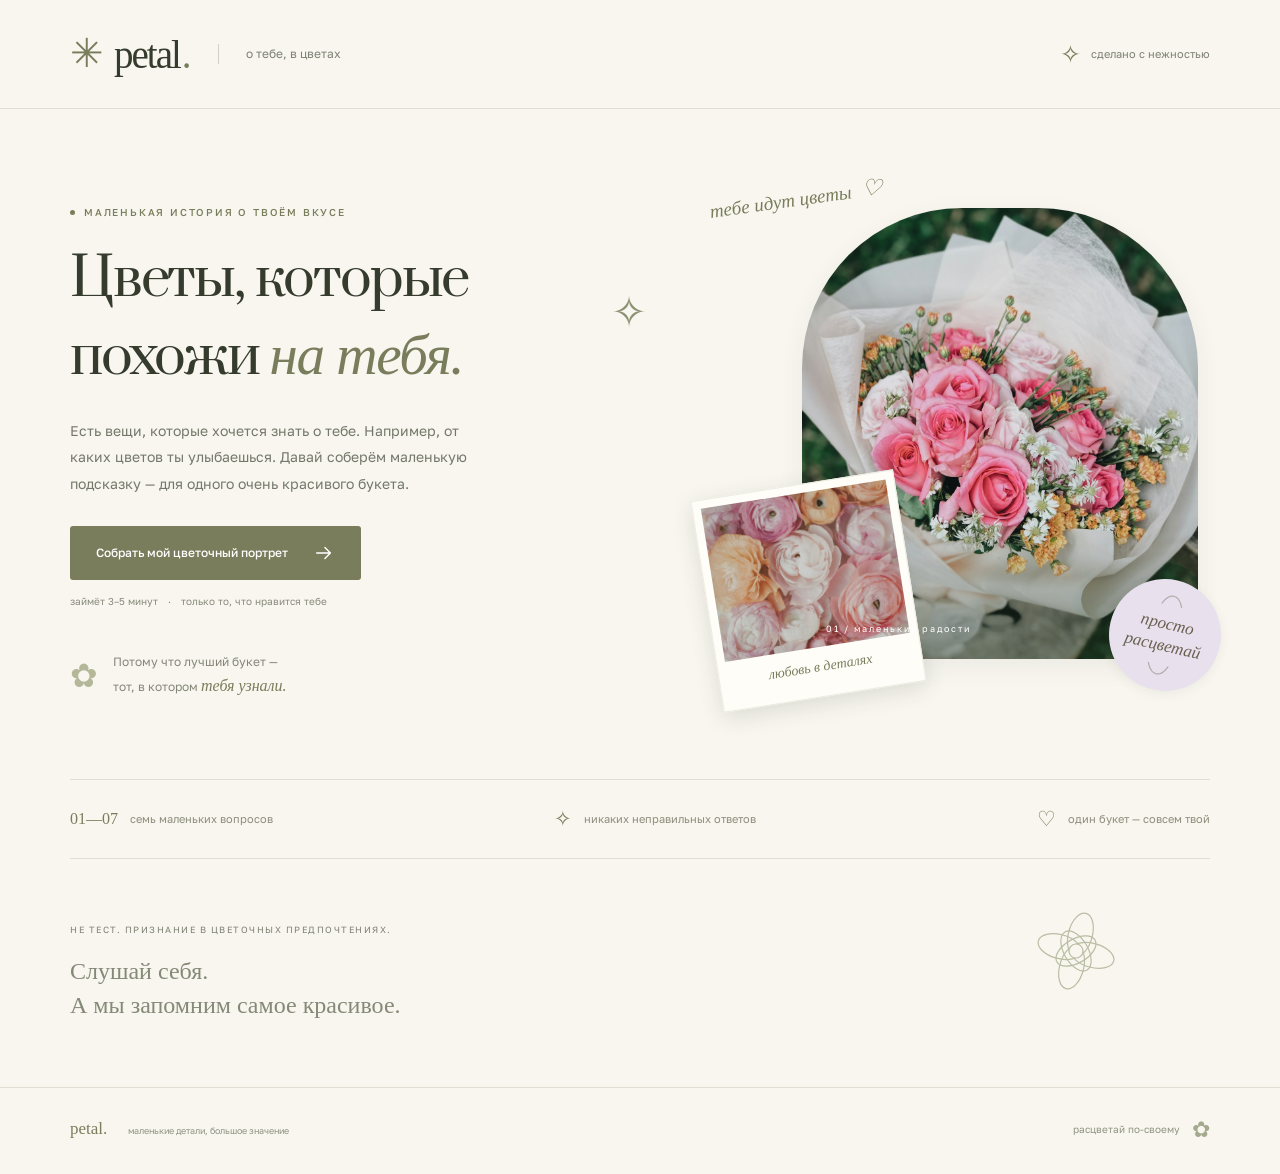
<file: index.html>
<!doctype html>
<html lang="ru">
<head>
  <meta charset="UTF-8">
  <meta name="viewport" content="width=device-width, initial-scale=1">
  <meta name="theme-color" content="#f8f6ef">
  <meta name="description" content="Маленькая история о тебе и цветах, которые делают тебя счастливее.">
  <meta property="og:title" content="Для тебя, в цветах — petal">
  <meta property="og:description" content="Семь маленьких вопросов для одного очень красивого букета.">
  <title>Для тебя, в цветах — petal</title>
  <link rel="icon" type="image/svg+xml" href="assets/favicon.svg">
  <link rel="stylesheet" href="assets/fonts.css">
  <link rel="stylesheet" href="styles.css">
  <script src="config.js" defer></script>
  <script src="mail.js" defer></script>
  <script src="app.js" defer></script>
</head>
<body>
  <a class="skip-link" href="#main">Перейти к содержимому</a>
  <header class="site-header">
    <a class="brand" href="./" aria-label="petal — на главную"><span class="brand-flower" aria-hidden="true">✳</span> petal<span class="brand-dot">.</span></a>
    <span class="header-note">о тебе, в цветах</span>
    <span class="header-right"><span class="little-star" aria-hidden="true">✧</span> сделано с нежностью</span>
  </header>
  <main id="main" tabindex="-1"></main>
  <footer class="site-footer"><span>petal. <span class="footer-light">маленькие детали, большое значение</span></span><span>расцветай по-своему <span aria-hidden="true">✿</span></span></footer>
  <div id="toast" class="toast" role="status" aria-live="polite"></div>
  <noscript><div class="noscript">Чтобы выбирать цветы и сохранить ответы, включи JavaScript в браузере.</div></noscript>
</body>
</html>
</file>
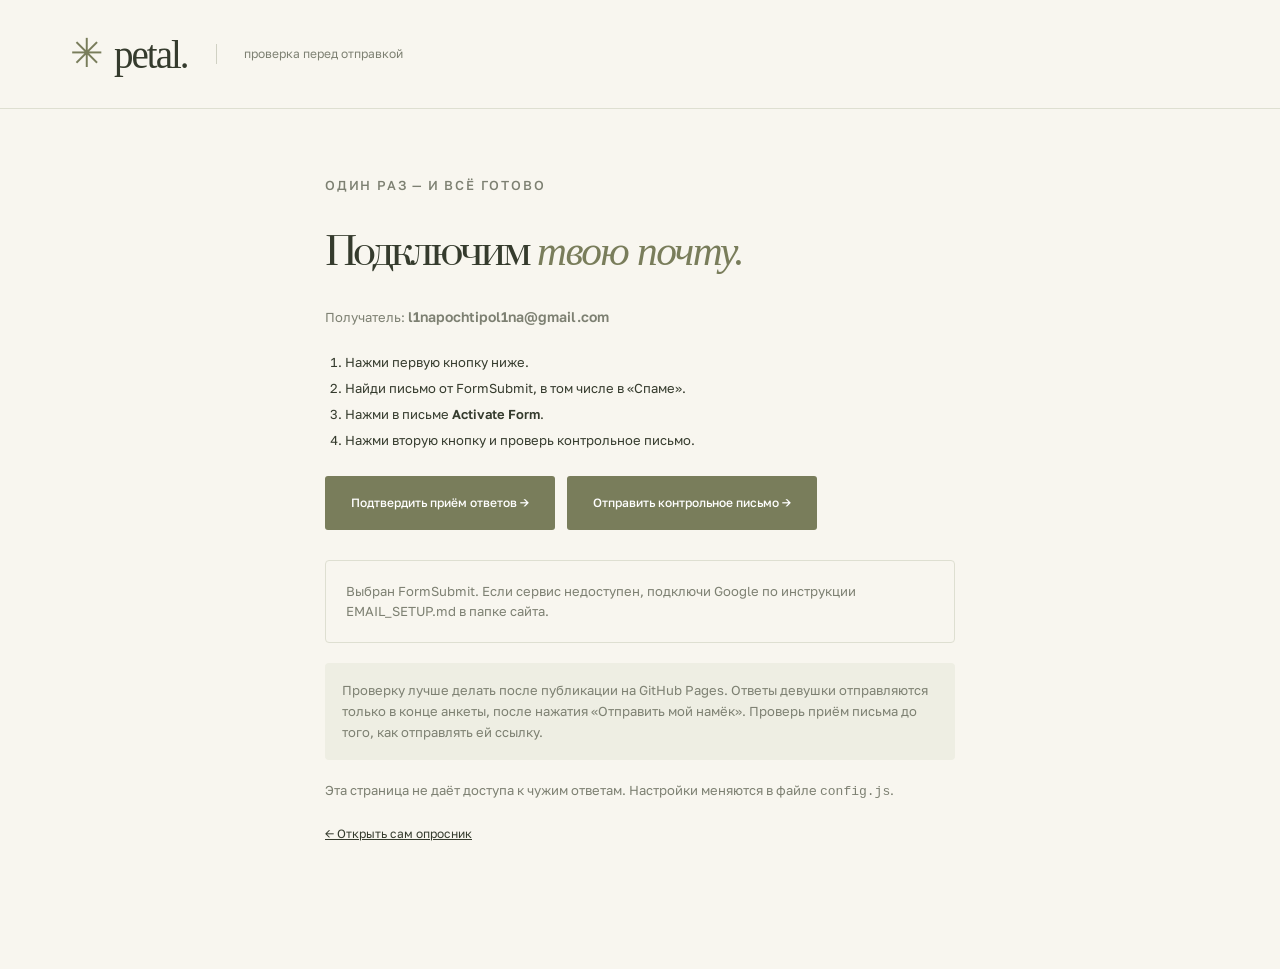
<file: setup.html>
<!doctype html>
<html lang="ru">
<head>
  <meta charset="UTF-8"><meta name="viewport" content="width=device-width,initial-scale=1">
  <meta name="robots" content="noindex,nofollow"><title>Проверка почты — petal</title>
  <link rel="icon" href="assets/favicon.svg" type="image/svg+xml"><link rel="stylesheet" href="assets/fonts.css"><link rel="stylesheet" href="styles.css">
  <script src="config.js" defer></script><script src="mail.js" defer></script><script src="setup.js" defer></script>
  <style>.setup{max-width:680px;margin:65px auto;padding:0 25px 60px}.setup h1{font-size:38px;line-height:1.5}.setup p{margin:20px 0;color:var(--muted);font-size:13px}.setup ol{padding-left:20px;line-height:2;font-size:13px}.setup .button{margin:10px 12px 10px 0}.setup code{overflow-wrap:anywhere}.setup-status{border:1px solid var(--line);padding:20px;border-radius:4px;white-space:pre-wrap}.setup-email{font-size:14px}.setup a{font-size:12px}.warning{background:#eeeee3;padding:17px;border-radius:4px}</style>
</head>
<body>
  <header class="site-header"><a class="brand" href="./"><span class="brand-flower">✳</span> petal.</a><span class="header-note">проверка перед отправкой</span></header>
  <main class="setup"><p class="eyebrow">ОДИН РАЗ — И ВСЁ ГОТОВО</p><h1>Подключим <em>твою почту.</em></h1><p>Получатель: <strong class="setup-email" id="recipient"></strong></p><ol><li>Нажми первую кнопку ниже.</li><li>Найди письмо от FormSubmit, в том числе в «Спаме».</li><li>Нажми в письме <strong>Activate Form</strong>.</li><li>Нажми вторую кнопку и проверь контрольное письмо.</li></ol><button class="button primary" id="activate">Подтвердить приём ответов →</button><button class="button primary" id="test">Отправить контрольное письмо →</button><p id="status" class="setup-status" role="status" aria-live="polite">Здесь появится результат проверки.</p><p class="warning">Проверку лучше делать после публикации на GitHub Pages. Ответы девушки отправляются только в конце анкеты, после нажатия «Отправить мой намёк». Проверь приём письма до того, как отправлять ей ссылку.</p><p>Эта страница не даёт доступа к чужим ответам. Настройки меняются в файле <code>config.js</code>.</p><a href="./">← Открыть сам опросник</a></main>
</body>
</html>
</file>
<file: assets/fonts.css>
@font-face{font-family:'Golos Text';font-style:normal;font-weight:400;font-display:swap;src:url('./golos-400.ttf') format('truetype')}
@font-face{font-family:'Golos Text';font-style:normal;font-weight:500;font-display:swap;src:url('./golos-500.ttf') format('truetype')}
@font-face{font-family:'Golos Text';font-style:normal;font-weight:600;font-display:swap;src:url('./golos-600.ttf') format('truetype')}
@font-face{font-family:'Prata';font-style:normal;font-weight:400;font-display:swap;src:url('./prata.ttf') format('truetype')}
</file>
<file: styles.css>
:root{--cream:#f8f6ef;--paper:#fffdf8;--ink:#353b2d;--olive:#797d5b;--olive-dark:#596041;--muted:#7d8072;--line:#dedfd1;--lilac:#e8e1ed;--rose:#e8c6c2;--serif:'Prata',Georgia,'Times New Roman',serif;--sans:'Golos Text',Arial,sans-serif}
[hidden]{display:none!important}
*{box-sizing:border-box}html{scroll-behavior:smooth}body{margin:0;background:var(--cream);color:var(--ink);font-family:var(--sans);font-size:14px;line-height:1.6;-webkit-font-smoothing:antialiased}button,input,textarea{font:inherit}button,a{-webkit-tap-highlight-color:transparent}button{cursor:pointer}a{color:inherit}button:disabled{cursor:default}button:focus-visible,a:focus-visible,input:focus-visible,textarea:focus-visible{outline:2px solid var(--olive-dark);outline-offset:5px}h1,h2,h3,p{margin:0}h1,h2,h3{font-weight:400}h1,h2{font-family:var(--serif);letter-spacing:-2.2px;line-height:1.35}em{font-family:Georgia,'Times New Roman',serif;font-weight:400;color:var(--olive);letter-spacing:-1.5px}svg{display:block}img{display:block;max-width:100%;object-fit:cover}button{color:inherit}main{min-height:calc(100svh - 180px);outline:0}h2:focus{outline:0}.site-header,.site-footer,main{max-width:1440px;margin-inline:auto}.site-header{height:109px;display:flex;align-items:center;gap:28px;margin-inline:auto;padding-inline:70px;border-bottom:1px solid var(--line)}.brand{text-decoration:none;display:flex;gap:10px;align-items:center;font-family:Georgia,serif;font-size:39px;letter-spacing:-2px;line-height:1}.brand-flower{font-family:Georgia,serif;font-size:40px;color:var(--olive);letter-spacing:0;display:inline-block}.brand-dot{color:var(--olive);margin-left:-8px}.header-note{border-left:1px solid #d0d1c3;padding-left:27px;font-size:12px;color:var(--muted)}.header-right{margin-left:auto;font-size:11px;color:var(--muted);display:flex;align-items:center;gap:10px}.little-star{font-size:25px;color:var(--olive)}.hero{padding:75px 70px 57px;display:grid;grid-template-columns:1.13fr 1fr;gap:45px;align-items:center;min-height:670px}.hero-copy{padding-block:15px}.eyebrow{font-size:10px;font-weight:500;letter-spacing:1.8px;line-height:1.7;color:var(--olive);display:flex;align-items:center;gap:9px}.eyebrow>span:not(.step-count){width:5px;height:5px;border-radius:50%;background:var(--olive)}h1{font-size:clamp(40px,4.1vw,62px);margin:24px 0;position:relative}h1 em{font-size:1.09em;white-space:nowrap}.heading-star{font-size:43px;font-family:Georgia,serif;color:#8c9273;position:absolute;top:39px;right:1%}.hero-description{font-size:14px;line-height:1.9;max-width:400px;color:#74786a}.button{border:0;display:inline-flex;align-items:center;justify-content:center;gap:25px;min-height:54px;padding:16px 26px;font-size:12px;font-weight:500;border-radius:3px;transition:background .2s,transform .2s,box-shadow .2s;text-decoration:none;line-height:1.5}.button svg{width:22px;height:22px}.primary{background:var(--olive);color:white}.primary:hover{background:var(--olive-dark);transform:translateY(-2px);box-shadow:0 6px 15px #5960411a}.primary:active{transform:translateY(0)}.primary:disabled{opacity:.6;transform:none}.start-button{margin-top:29px}.hero-under{font-size:10px;color:#898b7d;margin-top:13px}.hero-under span{padding-inline:7px}.hero-note{display:flex;gap:15px;margin-top:40px;align-items:center}.hero-note p{font-size:12px;color:#858779;line-height:1.7}.hero-note em{font-size:16px;letter-spacing:0}.tiny-flower{font-size:33px;color:#b4b798}.hero-art{position:relative;margin:0 12px 0 25px;height:490px}.hero-photo{width:83%;height:92%;position:absolute;top:0;right:0;overflow:hidden;border-radius:160px 160px 3px 3px;box-shadow:0 8px 26px #313b2910}.hero-photo img{height:100%;width:100%;object-position:center 52%}.hero-photo:after{content:'';position:absolute;inset:0;background:linear-gradient(transparent 70%,#1e331970)}.photo-index{position:absolute;bottom:22px;left:24px;color:white;font-size:9px;letter-spacing:2px;z-index:1}.mini-photo{position:absolute;bottom:0;left:-15px;width:43%;padding:8px 8px 18px;background:var(--paper);transform:rotate(-9deg);box-shadow:0 6px 22px #313b2924;border:1px solid #edece2}.mini-photo img{height:155px;width:100%;object-position:55% 48%}.mini-photo span{font-family:Georgia,serif;font-size:14px;font-style:italic;color:var(--olive);display:block;text-align:center;padding-top:9px}.round-stamp{height:112px;width:112px;position:absolute;right:-23px;bottom:7px;border-radius:50%;background:var(--lilac);color:#696050;display:grid;place-items:center;transform:rotate(13deg);box-shadow:0 3px 12px #313b2910}.round-stamp svg{position:absolute;inset:5px;width:102px;height:102px;opacity:.42}.round-stamp span{font-family:Georgia,serif;font-size:17px;text-align:center;font-style:italic;line-height:1.3;background:var(--lilac);position:relative;padding:8px 3px}.hand-note{position:absolute;top:-27px;left:-12px;font-family:Georgia,serif;font-size:19px;font-style:italic;color:var(--olive);transform:rotate(-8deg)}.hand-note span{display:inline-block;margin-left:5px;transform:rotate(10deg);font-size:23px}.intro-ribbon{margin:0 70px;border-block:1px solid var(--line);padding:22px 0;display:flex;align-items:center;justify-content:space-between;gap:20px;color:#8c8c7c;font-size:11px}.intro-ribbon span{display:flex;gap:12px;align-items:center}.intro-ribbon b{font-weight:400;font-family:Georgia,serif;font-size:16px;color:var(--olive)}.intro-ribbon span span{font-size:21px;color:var(--olive)}.bottom-note{position:relative;padding:58px 70px 65px;overflow:hidden}.bottom-note>span{font-size:9px;letter-spacing:1.5px;color:var(--muted)}.bottom-note p{font-family:Georgia,serif;font-size:24px;line-height:1.4;margin-top:16px;color:#858977}.bottom-note>svg{position:absolute;right:12%;width:100px;top:42px;transform:rotate(15deg);color:#babda3}.site-footer{padding:23px 70px 28px;border-top:1px solid var(--line);display:flex;align-items:center;justify-content:space-between;color:var(--olive);font-size:10px;gap:15px}.site-footer>span:first-child{font-family:Georgia,serif;font-size:17px}.footer-light{font:9px var(--sans);color:#919484;padding-left:16px}.site-footer>span:last-child{display:flex;align-items:center;gap:12px;color:#919484}.site-footer>span:last-child span{font-size:22px;color:#a4aa8d}.quiz-shell{padding:34px 70px 55px}.progress-nav{display:flex;align-items:flex-start;justify-content:space-between;gap:15px;padding:0 0 27px;border-bottom:1px solid var(--line)}.progress-item{display:flex;align-items:center;gap:8px;border:0;background:transparent;padding:5px 0;color:#686e59;font-size:10px}.progress-item>span:first-child{width:27px;height:27px;border:1px solid #d4d6c8;border-radius:50%;display:grid;place-items:center;font-size:10px;font-family:Georgia,serif;flex-shrink:0}.progress-item svg{width:16px}.progress-item:disabled{color:#7d8071;opacity:.65}.progress-item.active{color:var(--olive-dark)}.progress-item.active>span:first-child{background:var(--olive);color:white;border-color:var(--olive)}.progress-item.complete>span:first-child{background:#e7eadc;border-color:#e7eadc}.mobile-progress{display:none}.question-heading{display:flex;align-items:center;justify-content:space-between;margin-top:40px;gap:15px}.question-heading h2,.review-top h2{font-size:39px;margin-top:13px}.question-heading h2 em,.review-top h2 em{font-size:1.12em}.step-count{color:#929780;padding-left:8px}.question-subtitle{color:var(--muted);font-size:12px;margin-top:13px;line-height:1.8}.question-flower{width:70px;flex-shrink:0;margin-right:15px;color:#a8ad8b;transform:rotate(10deg)}.selection-help{font-size:10px;color:var(--olive);margin:24px 0 17px;display:flex;align-items:center;gap:8px}.selection-help>span{font-size:20px}.choices{display:grid;gap:18px}.photo-grid{grid-template-columns:repeat(4,minmax(0,1fr))}.choice{position:relative;text-align:left;border:1px solid transparent;background:transparent;padding:0;transition:border-color .2s,background .2s,transform .2s;min-width:0}.photo-choice{border-radius:4px;overflow:hidden;padding:5px 5px 12px;border:1px solid transparent}.photo-choice img{width:100%;height:250px;border-radius:2px;transition:filter .25s,transform .4s}.photo-choice:hover{background:#eeeede}.photo-choice:hover img{filter:brightness(1.025)}.choice-copy{display:flex;flex-direction:column;padding:12px 8px 0;gap:4px}.choice-title{font-size:12px;line-height:1.6;font-weight:500}.choice-description{font-size:9px;color:#828576;line-height:1.6}.selection-mark{position:absolute;top:17px;right:17px;border:1px solid #fff9;border-radius:50%;width:27px;height:27px;display:grid;place-items:center;background:#f8f6efe8;color:var(--olive-dark);transition:background .2s,color .2s}.selection-mark svg{width:16px;opacity:0;transition:opacity .2s}.selected .selection-mark{background:var(--olive);border-color:var(--olive);color:white}.selected .selection-mark svg{opacity:1}.photo-choice.selected{background:#e8ebdc;border-color:#8c9271}.any-choice{margin-top:22px;display:flex;justify-content:center}.chip-choice{display:inline-flex;align-items:center;gap:8px;border:1px solid #d9ddcb;border-radius:30px;padding:10px 17px;background:transparent;min-height:40px}.chip-choice .choice-copy{display:block;padding:0}.chip-choice .choice-title{font-size:10px;font-weight:400}.chip-choice .selection-mark{position:static;top:auto;right:auto;order:-1;width:17px;height:17px;background:transparent;border:1px solid #c5cbb3;flex-shrink:0}.chip-choice .selection-mark svg{width:12px}.chip-choice:hover{background:#eceee3}.chip-choice.selected{background:#e6eadb;border-color:#9ba783}.chip-choice.selected .selection-mark{background:var(--olive);color:white;border-color:var(--olive)}.text-field{margin-top:26px}.text-field label{display:block;font-size:12px;margin-bottom:10px}.text-field label span{font-size:10px;font-weight:400;color:var(--muted);padding-left:7px}.text-field input,.text-field textarea{width:100%;border:1px solid #d8dbc9;border-radius:4px;background:#fffef76b;color:var(--ink);padding:15px 16px;font-size:12px;line-height:1.8;transition:border-color .2s;resize:vertical}.text-field input:hover,.text-field textarea:hover{border-color:#9fa88a}.text-field input:focus,.text-field textarea:focus{border-color:var(--olive);background:#fffefb}.text-field input::placeholder,.text-field textarea::placeholder{color:#9a9f8f;font-size:11px}.question-content>.text-field{max-width:650px;margin:30px auto 0}.quiz-navigation{border-top:1px solid var(--line);margin-top:35px;padding-top:24px;display:flex;justify-content:space-between;align-items:center;gap:15px}.quiz-navigation>div{display:flex;align-items:center;gap:25px}.text-button{background:transparent;border:0;padding:8px 0;color:var(--olive);font-size:11px;display:inline-flex;align-items:center;gap:10px;text-underline-offset:5px}.text-button:hover{text-decoration:underline}.text-button svg{width:19px;height:19px}.back svg{transform:rotate(180deg)}.draft-status{font-size:9px;color:#959b86}.palette-grid{grid-template-columns:repeat(3,minmax(0,1fr));gap:18px}.palette-choice{border:1px solid #dddfd1;border-radius:4px;padding:22px;background:#fdfcf6;min-height:170px}.palette-choice:hover{background:#f0f0e5}.palette-colors{display:flex;gap:0;margin-bottom:16px;padding-right:10px}.palette-colors i{width:55px;height:55px;display:block;border-radius:50%;border:3px solid var(--paper);margin-right:-11px;box-shadow:0 0 0 1px #393e2d0b}.palette-choice .choice-copy{padding:0}.palette-choice .choice-description{font-size:10px}.palette-choice .selection-mark{top:20px;right:20px;border-color:#d7dccb;background:var(--paper);width:22px;height:22px}.palette-choice.selected{border-color:var(--olive);background:#e9edde}.palette-choice.selected .selection-mark{background:var(--olive)}.subheading{font-size:11px;color:var(--olive);letter-spacing:1px;margin:22px 0 16px;display:flex;gap:12px}.subheading>span{color:var(--ink);letter-spacing:0;font-size:14px}.size-grid{grid-template-columns:repeat(3,1fr)}.size-choice{border:1px solid #d9ddce;border-radius:4px;background:#fdfcf6;text-align:center;padding:12px 16px 21px}.bouquet-icon{height:85px;margin:0 auto 7px;color:var(--olive)}.size-choice .selection-mark{border-color:#d9ddcb;top:12px;right:12px;width:21px;height:21px}.size-choice .choice-copy{padding:0;align-items:center}.size-choice.selected,.format-choice.selected{background:#e8ecdc;border-color:var(--olive)}.size-choice:hover,.format-choice:hover{border-color:#8c9271}.format-grid{grid-template-columns:repeat(4,1fr)}.format-choice{border:1px solid #d9ddce;border-radius:4px;background:#fdfcf6;padding:18px 12px;text-align:center}.format-choice .selection-mark{top:10px;right:10px;width:19px;height:19px;border-color:#d9ddcb}.format-choice .choice-copy{padding:4px 0 0}.format-symbol{font-family:Georgia,serif;font-size:44px;line-height:1.3;color:var(--olive)}.soft-panel{background:#eeeee3;border:1px solid #e5e6d9;padding:27px;border-radius:5px}.chip-grid{display:flex;gap:12px;flex-wrap:wrap}.soft-panel .chip-choice{background:#faf9f2}.soft-panel .chip-choice.selected{background:#dce3cc}.soft-panel .text-field{margin-top:25px}.soft-panel+.subheading{margin-top:30px}.last-step{display:grid;grid-template-columns:1.3fr 1fr;gap:70px}.letter-fields .text-field:first-child{margin-top:0}.letter-aside{background:#eeeee2;border:1px solid #e3e4d6;border-radius:100px 100px 4px 4px;min-height:370px;display:flex;flex-direction:column;align-items:center;justify-content:center;padding:35px;text-align:center}.letter-aside svg{width:90px;color:#a7af89;margin-bottom:24px}.letter-aside p{font-family:var(--serif);font-size:22px;line-height:1.6}.letter-aside p em{font-size:26px}.letter-aside>span{font-size:10px;color:var(--muted);margin-top:20px}.field-note{font-size:9px;color:var(--muted);margin-top:8px}.review-shell{padding:52px 100px 60px}.review-top{text-align:center;margin-bottom:36px}.review-top .eyebrow{justify-content:center}.review-top h2{font-size:44px}.portrait{display:grid;grid-template-columns:.8fr 1.2fr;border:1px solid #dce0ce;border-radius:5px;overflow:hidden;background:var(--paper)}.portrait-image{position:relative;min-height:580px}.portrait-image img{position:absolute;width:100%;height:100%}.portrait-image:after{content:'';position:absolute;inset:0;background:linear-gradient(transparent 50%,#1f3025c9)}.portrait-caption{position:absolute;bottom:35px;left:30px;color:white;z-index:1;font-family:Georgia,serif;font-size:33px;font-style:italic;max-width:calc(100% - 50px);overflow-wrap:anywhere}.portrait-caption small{font-family:var(--sans);font-size:9px;font-style:normal;display:block;letter-spacing:1px;margin-top:8px}.portrait-details{padding:35px 35px 25px}.portrait-details dl{margin:20px 0 0}.portrait-details dl>div{padding:9px 0 10px;border-bottom:1px solid #ececdf}.portrait-details dl>div:last-child{border-bottom:0}.portrait-details dt{font-size:9px;color:#999e8a;margin-bottom:3px}.portrait-details dd{font-size:11px;line-height:1.8;margin:0;color:#555d48;white-space:pre-wrap;overflow-wrap:anywhere}.send-panel{display:flex;align-items:center;justify-content:space-between;gap:22px;background:#e9ecdf;padding:27px 30px;margin-top:25px;border-radius:5px;flex-wrap:wrap}.send-panel h3{font-family:Georgia,serif;font-size:23px}.send-panel h3 em{letter-spacing:0}.send-panel p{font-size:10px;color:#828976;line-height:1.9;margin-top:8px}.send-actions{display:flex;align-items:center;flex-direction:column;gap:9px}.send-actions>span{font-size:8px;color:#8b927e}.send-panel .send-error{flex-basis:100%;font-size:12px;color:#8c473d;background:#f8e9e1;padding:16px;border-radius:3px;line-height:1.8;margin:0}.review-bottom{display:flex;justify-content:space-between;align-items:center;margin-top:20px;gap:20px}.review-bottom>div{display:flex;gap:25px}.success-shell{text-align:center;min-height:700px;display:flex;flex-direction:column;align-items:center;justify-content:center;padding:70px 25px}.success-flower{width:125px;position:relative;color:#a3ac83;margin-bottom:25px}.success-flower>span{position:absolute;right:0;bottom:0;width:33px;height:33px;background:var(--olive);color:white;border-radius:50%;border:4px solid var(--cream);display:grid;place-items:center}.success-flower>span svg{width:18px}.success-shell h2{font-size:55px;margin-top:22px}.success-copy{font-size:14px;color:var(--muted);line-height:1.9;margin-top:20px}.success-hand{font-family:Georgia,serif;font-size:19px;font-style:italic;margin-top:30px;color:var(--olive)}.success-buttons{display:flex;align-items:center;gap:25px;margin-top:35px}.toast{position:fixed;bottom:25px;left:50%;transform:translate(-50%,20px);background:var(--ink);color:var(--cream);padding:13px 23px;border-radius:5px;font-size:12px;opacity:0;pointer-events:none;transition:opacity .2s,transform .2s;z-index:10;max-width:calc(100vw - 30px);text-align:center}.toast.visible{opacity:1;transform:translate(-50%,0)}.skip-link{position:fixed;top:8px;left:8px;z-index:20;transform:translateY(-160%);background:var(--olive-dark);color:white;padding:8px 16px}.skip-link:focus{transform:translateY(0)}.noscript{padding:30px;text-align:center}
@media(min-width:1500px){.site-header{margin-top:15px}.hero{gap:80px}.hero-art{height:540px}.mini-photo img{height:175px}h1{font-size:63px}.hero-description{font-size:15px}.hero{padding-top:85px;padding-bottom:75px}.heading-star{right:0}.photo-choice img{height:285px}}
@media(max-width:1100px){.site-header{padding-inline:40px}.hero{padding-inline:40px;gap:20px;padding-top:60px;min-height:600px}.hero-art{height:420px;margin-left:15px}.hero-photo{width:87%}h1{font-size:43px}.heading-star{font-size:30px;top:29px;right:0}.hero-description{font-size:12px;max-width:340px}.hero .button{font-size:11px;gap:16px;padding-inline:20px}.hero-note{margin-top:30px}.hero-note p{font-size:11px}.mini-photo{left:-10px}.mini-photo img{height:130px}.round-stamp{right:-15px;width:95px;height:95px}.round-stamp svg{width:85px;height:85px}.round-stamp span{font-size:15px}.intro-ribbon{margin-inline:40px;font-size:9px}.bottom-note{padding-inline:40px}.site-footer{padding-inline:40px}.quiz-shell{padding-inline:40px}.progress-item{font-size:9px;gap:5px}.progress-item>span:first-child{width:23px;height:23px}.question-heading h2{font-size:33px}.photo-choice img{height:210px}.choices{gap:12px}.choice-copy{padding:10px 5px 0}.choice-title{font-size:11px}.choice-description{font-size:9px}.draft-status{max-width:140px;text-align:center}.review-shell{padding-inline:55px}.last-step{gap:35px}.palette-choice{padding:18px}.palette-choice .selection-mark{right:13px;top:14px}.palette-colors i{width:48px;height:48px}.send-panel{padding:24px}.send-panel h3{font-size:21px}.send-panel p{font-size:9px}}
@media(max-width:760px){.site-header{height:82px;padding-inline:24px;gap:18px}.brand{font-size:33px;gap:8px}.brand-flower{font-size:33px}.header-note{padding-left:18px;font-size:10px}.header-right{font-size:0}.little-star{font-size:23px}.hero{padding:39px 24px 38px;grid-template-columns:1fr;gap:45px}.hero-copy{padding:0}.eyebrow{font-size:9px;letter-spacing:1.4px}h1{font-size:47px;line-height:1.3;margin-top:20px;margin-bottom:20px;max-width:490px}.heading-star{right:9%;top:33px}.hero-description{font-size:13px;max-width:400px;line-height:1.9}.hero .button{font-size:12px;padding-inline:22px}.hero-under{font-size:9px}.hero-note{display:none}.hero-art{height:430px;margin:0 26px 0 18px;max-width:430px;width:calc(100% - 44px);justify-self:center}.hero-photo{width:85%;height:95%}.mini-photo{width:43%;bottom:-8px;left:-15px;padding-bottom:13px}.mini-photo img{height:135px}.hand-note{font-size:17px;top:-25px;left:-5px}.round-stamp{bottom:1px;right:-26px}.photo-index{font-size:8px;bottom:20px}.intro-ribbon{margin-inline:24px;padding-block:17px;gap:10px;flex-wrap:wrap;justify-content:flex-start;font-size:9px}.intro-ribbon>span{gap:8px}.intro-ribbon>span:nth-child(2){margin-left:auto}.intro-ribbon>span:last-child{display:none}.bottom-note{padding:36px 24px 40px}.bottom-note>span{font-size:8px;letter-spacing:1px;display:block;max-width:75%}.bottom-note p{font-size:22px}.bottom-note>svg{width:70px;right:25px;top:50px}.site-footer{padding:20px 24px;align-items:flex-start}.footer-light{display:block;padding-left:0;font-size:8px;margin-top:4px;max-width:160px;line-height:1.8}.site-footer>span:last-child{font-size:8px;gap:6px}.quiz-shell{padding:23px 24px 35px}.progress-nav{display:none}.mobile-progress{display:flex;flex-wrap:wrap;justify-content:space-between;gap:10px;font-size:9px;letter-spacing:1px;color:var(--olive)}.mobile-progress>div{flex-basis:100%;height:3px;background:#e4e7d9;border-radius:3px;overflow:hidden;margin-top:4px}.mobile-progress i{display:block;background:var(--olive);height:100%;transition:width .3s}.question-heading{margin-top:29px}.question-heading h2,.review-top h2{font-size:31px;letter-spacing:-1.4px;line-height:1.5;margin-top:10px}.question-heading h2 em{display:inline;font-size:1.12em;letter-spacing:-1px}.question-flower{display:none}.question-subtitle{font-size:12px;margin-top:10px}.selection-help{font-size:10px;line-height:1.8;margin:20px 0 15px;align-items:flex-start}.selection-help>span{line-height:1}.photo-grid{grid-template-columns:repeat(2,minmax(0,1fr));gap:14px 8px}.photo-choice{padding:4px 4px 10px}.photo-choice img{height:215px}.choice-copy{padding:9px 4px 0;gap:3px}.choice-title{font-size:11px}.choice-description{font-size:9px}.selection-mark{width:23px;height:23px;right:12px;top:12px}.selection-mark svg{width:15px}.any-choice{margin-top:22px}.chip-choice{padding:10px 13px;min-height:41px}.chip-choice .choice-title{font-size:10px}.quiz-navigation{margin-top:27px;padding-top:20px;gap:10px;flex-wrap:wrap}.quiz-navigation .draft-status{order:3;max-width:100%;width:100%;font-size:8px;margin-top:7px}.quiz-navigation>div{gap:17px}.quiz-navigation .button{font-size:11px;gap:13px;min-height:49px;padding:13px 18px}.text-button{font-size:10px}.palette-grid{grid-template-columns:repeat(2,minmax(0,1fr));gap:12px}.palette-choice{padding:17px 13px;min-height:160px}.palette-colors{padding:0;margin:8px 0 18px}.palette-colors i{width:42px;height:42px;border-width:2px}.palette-choice .choice-title{font-size:11px}.palette-choice .choice-description{font-size:9px}.palette-choice .selection-mark{width:17px;height:17px;top:10px;right:10px}.size-grid{grid-template-columns:1fr}.size-choice{display:flex;text-align:left;align-items:center;padding:15px;gap:15px;min-height:100px}.size-choice .bouquet-icon{width:85px;height:65px;margin:0;flex-shrink:0}.size-choice .choice-copy{align-items:flex-start;padding-right:15px}.size-choice .choice-title{font-size:12px}.format-grid{grid-template-columns:repeat(2,1fr);gap:12px}.format-choice{padding:17px 10px}.subheading{margin-top:23px}.chip-grid{gap:10px}.soft-panel{padding:20px 16px}.text-field label{font-size:11px}.text-field input,.text-field textarea{font-size:13px;padding:13px}.text-field input::placeholder,.text-field textarea::placeholder{font-size:11px}.last-step{grid-template-columns:1fr;gap:25px}.letter-aside{min-height:auto;flex-direction:row;justify-content:flex-start;text-align:left;gap:20px;padding:22px;border-radius:4px}.letter-aside svg{width:55px;flex-shrink:0;margin:0}.letter-aside p{font-size:15px;line-height:1.7}.letter-aside p em{font-size:18px;letter-spacing:0}.letter-aside>span{display:none}.review-shell{padding:37px 24px}.review-top{text-align:left;margin-bottom:25px}.review-top .eyebrow{justify-content:flex-start;font-size:8px;letter-spacing:1px}.review-top h2{font-size:34px}.portrait{grid-template-columns:1fr}.portrait-image{min-height:290px;height:290px}.portrait-image img{object-position:center 44%}.portrait-caption{bottom:23px;left:25px;font-size:29px}.portrait-details{padding:25px}.portrait-details dl{margin-top:14px}.portrait-details dd{font-size:11px}.send-panel{padding:23px;gap:20px}.send-panel h3{font-size:24px;line-height:1.6}.send-panel h3 em{display:block;font-size:26px;line-height:1.3}.send-panel p{font-size:11px;line-height:1.9}.send-panel p br{display:none}.send-actions,.send-actions .button{width:100%}.send-actions>span{font-size:9px}.review-bottom{align-items:flex-start;gap:10px}.review-bottom>div{flex-direction:column;gap:4px;align-items:flex-end}.success-shell{min-height:calc(100svh - 190px);padding:50px 24px}.success-shell h2{font-size:42px;letter-spacing:-1.5px}.success-shell .eyebrow{font-size:8px;letter-spacing:1px}.success-copy{font-size:13px}.success-hand{font-size:17px;line-height:1.7;max-width:240px}.success-buttons{flex-direction:column;gap:14px;margin-top:29px}}
@media(max-width:380px){h1{font-size:41px}.heading-star{right:0}.hero-art{height:375px}.mini-photo img{height:112px}.hero .button{font-size:11px;gap:15px;padding-inline:18px}.intro-ribbon>span:nth-child(2){margin-left:0}.photo-choice img{height:180px}.question-heading h2{font-size:28px}.palette-colors i{width:37px;height:37px}.quiz-shell{padding-inline:18px}.quiz-navigation>div{gap:12px}.quiz-navigation .button{padding-inline:14px;font-size:10px}.review-shell{padding-inline:18px}}
@media(prefers-reduced-motion:reduce){html{scroll-behavior:auto}*,*:before,*:after{transition:none!important;animation:none!important}}
@media(max-width:760px){h1{font-size:clamp(34px,9vw,47px)}}
@media(max-width:380px){h1{font-size:clamp(29px,8.8vw,33px)}}
</file>
